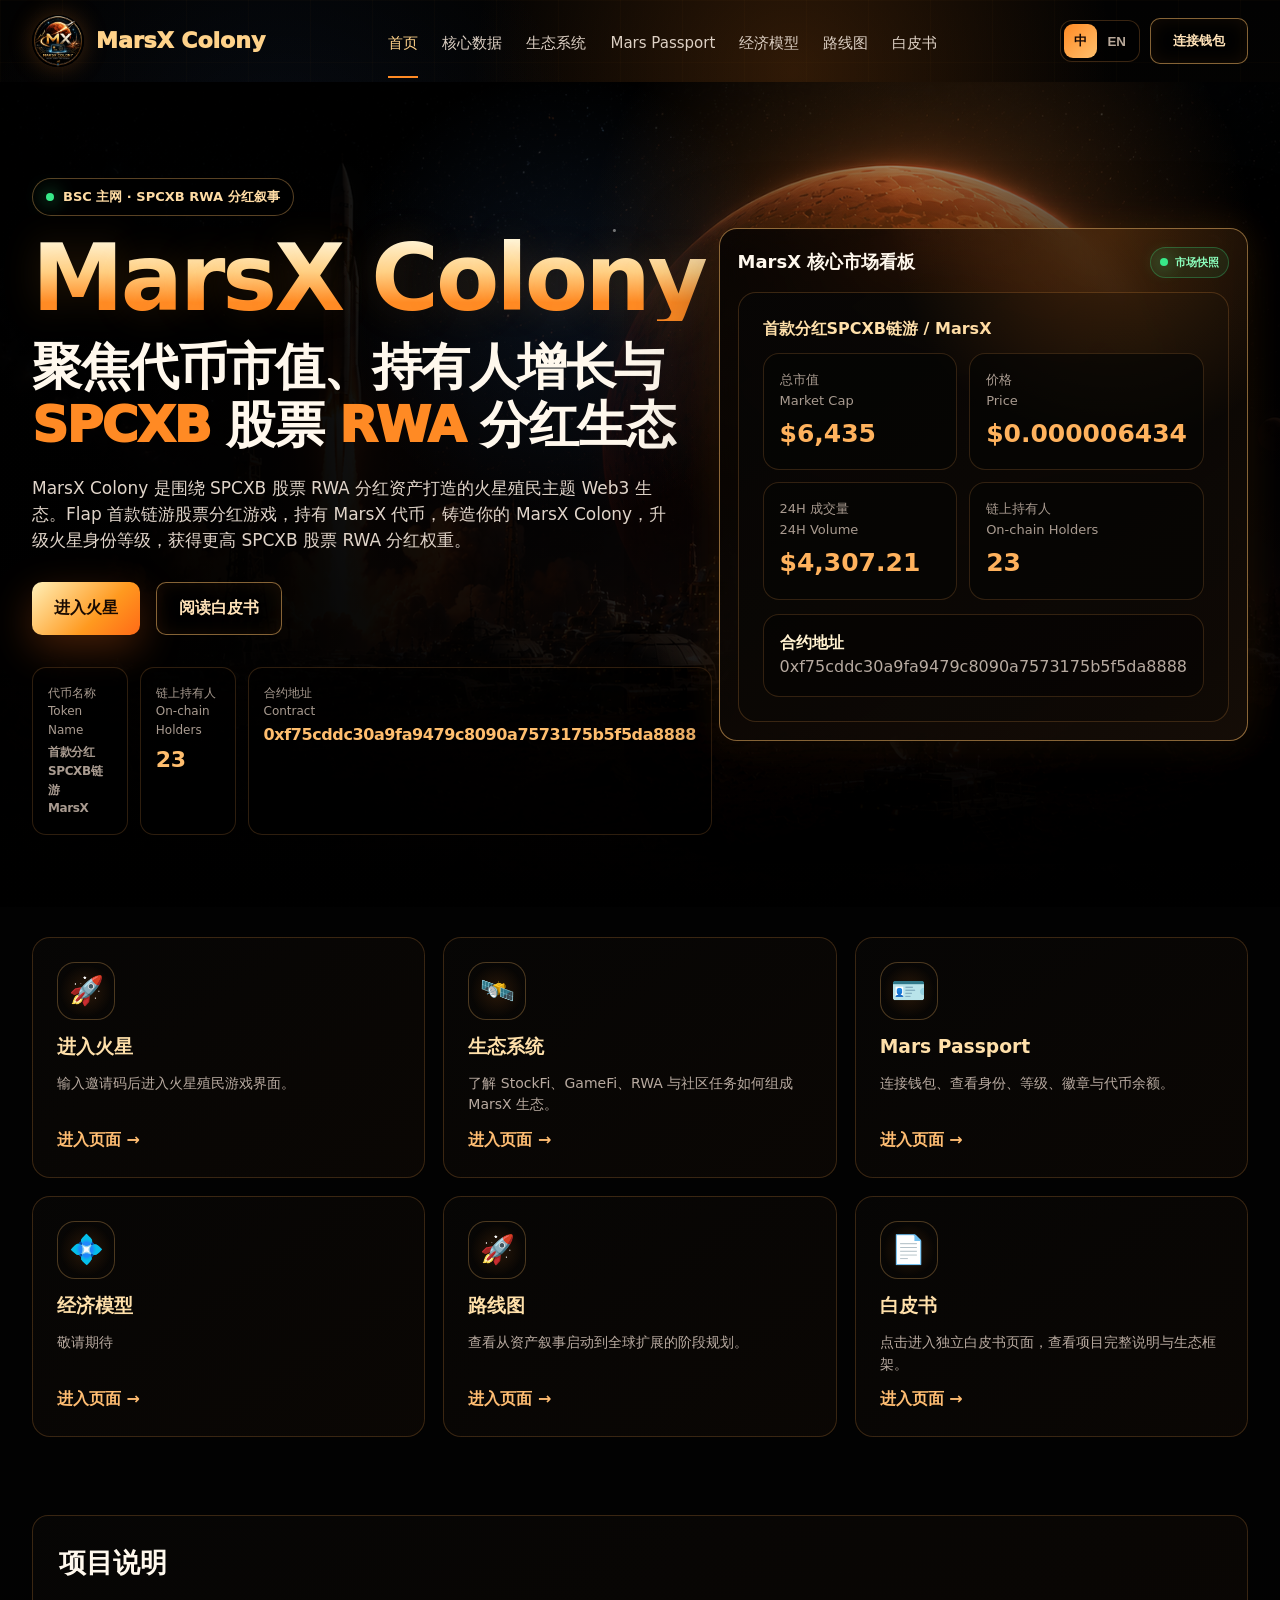
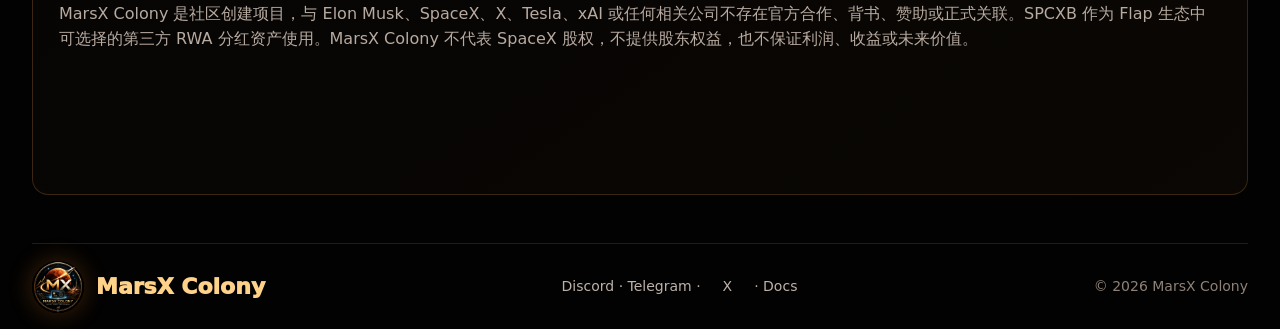
<file: index.html>
<!doctype html>
<html lang="zh-CN">
<head>
  <meta charset="utf-8" />
  <meta name="viewport" content="width=device-width, initial-scale=1" />
  <title>MarsX Colony — SPCXB RWA Dividend</title>
  <meta name="description" content="MarsX Colony：围绕 SPCXB 股票 RWA 分红叙事构建的火星殖民链游生态。" />
  <link rel="icon" href="assets/marsx-logo.png" />
  <link rel="stylesheet" href="assets/site.css" />
</head>
<body class="">
  <header class="wrap top">
    <a class="brand" href="index.html"><span class="logo"><img src="assets/marsx-logo.png" alt="MarsX Colony logo" /></span><span>MarsX Colony</span></a>
    <nav class="nav"><a class="active" href="index.html"><span class="zh">首页</span><span class="en">Home</span></a><a class="" href="market.html"><span class="zh">核心数据</span><span class="en">Market</span></a><a class="" href="ecosystem.html"><span class="zh">生态系统</span><span class="en">Ecosystem</span></a><a class="" href="passport.html">Mars Passport</a><a class="" href="tokenomics.html"><span class="zh">经济模型</span><span class="en">Model</span></a><a class="" href="roadmap.html"><span class="zh">路线图</span><span class="en">Roadmap</span></a><a class="" href="whitepaper.html"><span class="zh">白皮书</span><span class="en">Whitepaper</span></a></nav>
    <div class="actions"><div class="lang"><button id="zhBtn" class="active" onclick="setLang('zh')">中</button><button id="enBtn" onclick="setLang('en')">EN</button></div><button class="btn" type="button" onclick="connectWallet()"><span class="zh">连接钱包</span><span class="en">Connect</span></button></div>
  </header>

  <main>
    <section class="hero">
      <div class="heroScene"></div><div class="stars"></div>
      <div class="wrap heroGrid">
        <div class="heroCopy">
          <div class="eyebrow"><span class="pulse"></span><span class="zh">BSC 主网 · SPCXB RWA 分红叙事</span><span class="en">BSC Mainnet · SPCXB RWA Reward Narrative</span></div>
          <h1>MarsX Colony</h1>
          <div class="headline zh">聚焦代币市值、持有人增长与<br/><em>SPCXB</em> 股票 <em>RWA</em> 分红生态</div>
          <div class="headline en">Token market data, holder growth and the <em>SPCXB</em> stock <em>RWA</em> reward ecosystem.</div>
          <p class="desc zh">MarsX Colony 是围绕 SPCXB 股票 RWA 分红资产打造的火星殖民主题 Web3 生态。Flap 首款链游股票分红游戏，持有 MarsX 代币，铸造你的 MarsX Colony，升级火星身份等级，获得更高 SPCXB 股票 RWA 分红权重。</p>
          <p class="desc en">MarsX Colony is a Mars-colony themed Web3 ecosystem built around the SPCXB stock RWA reward asset. Flap's first chain game with stock dividend rewards: hold MarsX tokens, mint your MarsX Colony, upgrade your Mars identity level and unlock higher SPCXB stock RWA dividend weight.</p>
          <div class="cta"><a class="btn primary" href="market.html"><span class="zh">进入火星</span><span class="en">Enter Mars</span></a><a class="btn" href="whitepaper.html"><span class="zh">阅读白皮书</span><span class="en">Read Whitepaper</span></a></div>
          <div class="heroMiniStats">
            <div class="heroMini"><span><span class="zh">代币名称</span><span class="en">Token Name</span></span><b><span class="zh">首款分红SPCXB链游</span><span class="en">MarsX</span></b></div>
            <div class="heroMini"><span><span class="zh">链上持有人</span><span class="en">On-chain Holders</span></span><b>23</b></div>
            <div class="heroMini"><span><span class="zh">合约地址</span><span class="en">Contract</span></span><b style="font-size:16px;line-height:1.2">0xf75cddc30a9fa9479c8090a7573175b5f5da8888</b></div>
          </div>
        </div>
        <aside class="marketPanel compact" id="market">
          <div class="panelTop"><h2><span class="zh">MarsX 核心市场看板</span><span class="en">MarsX Market Dashboard</span></h2><div class="liveBadge"><span class="pulse"></span><span class="zh">市场快照</span><span class="en">Snapshot</span></div></div>
          <div class="contentCard compactCard">
            <h3><span class="zh">首款分红SPCXB链游 / MarsX</span><span class="en">MarsX / SPCXB Dividend Game</span></h3>
            <div class="dataGrid">
              <div class="dataCard"><span><span class="zh">总市值</span><span class="en">Market Cap</span></span><b>$6,435</b></div>
              <div class="dataCard"><span><span class="zh">价格</span><span class="en">Price</span></span><b>$0.000006434</b></div>
              <div class="dataCard"><span><span class="zh">24H 成交量</span><span class="en">24H Volume</span></span><b>$4,307.21</b></div>
              <div class="dataCard"><span><span class="zh">链上持有人</span><span class="en">On-chain Holders</span></span><b>23</b></div>
            </div>
            <div class="walletBox"><strong><span class="zh">合约地址</span><span class="en">Contract</span></strong><div class="word-break">0xf75cddc30a9fa9479c8090a7573175b5f5da8888</div></div>
          </div>
        </aside>
      </div>
    </section>
    <section class="wrap section">
      <div class="portalGrid">
        <a class="portalCard" href="market.html"><div class="ico">🚀</div><h3><span class="zh">进入火星</span><span class="en">Enter Mars</span></h3><p class="zh">输入邀请码后进入火星殖民游戏界面。</p><p class="en">Enter the invite code to unlock the Mars colonization game interface.</p><span class="more"><span class="zh">进入页面 →</span><span class="en">Open page →</span></span></a>
        <a class="portalCard" href="ecosystem.html"><div class="ico">🛰️</div><h3><span class="zh">生态系统</span><span class="en">Ecosystem</span></h3><p class="zh">了解 StockFi、GameFi、RWA 与社区任务如何组成 MarsX 生态。</p><p class="en">How StockFi, GameFi, RWA and missions form the MarsX ecosystem.</p><span class="more"><span class="zh">进入页面 →</span><span class="en">Open page →</span></span></a>
        <a class="portalCard" href="passport.html"><div class="ico">🪪</div><h3>Mars Passport</h3><p class="zh">连接钱包、查看身份、等级、徽章与代币余额。</p><p class="en">Connect wallet, view identity, rank, badges and token balance.</p><span class="more"><span class="zh">进入页面 →</span><span class="en">Open page →</span></span></a>
        <a class="portalCard" href="tokenomics.html"><div class="ico">💠</div><h3><span class="zh">经济模型</span><span class="en">Tokenomics</span></h3><p class="zh">敬请期待</p><p class="en">Coming Soon</p><span class="more"><span class="zh">进入页面 →</span><span class="en">Open page →</span></span></a>
        <a class="portalCard" href="roadmap.html"><div class="ico">🚀</div><h3><span class="zh">路线图</span><span class="en">Roadmap</span></h3><p class="zh">查看从资产叙事启动到全球扩展的阶段规划。</p><p class="en">From narrative launch to global ecosystem expansion.</p><span class="more"><span class="zh">进入页面 →</span><span class="en">Open page →</span></span></a>
        <a class="portalCard" href="whitepaper.html"><div class="ico">📄</div><h3><span class="zh">白皮书</span><span class="en">Whitepaper</span></h3><p class="zh">点击进入独立白皮书页面，查看项目完整说明与生态框架。</p><p class="en">Open the dedicated whitepaper page for the full project documentation.</p><span class="more"><span class="zh">进入页面 →</span><span class="en">Open page →</span></span></a>
      </div>
    </section>
    <section class="wrap section"><div class="panel" id="disclaimer"><h2><span class="zh">项目说明</span><span class="en">Project Notice</span></h2><p class="zh">MarsX Colony 是社区创建项目，与 Elon Musk、SpaceX、X、Tesla、xAI 或任何相关公司不存在官方合作、背书、赞助或正式关联。SPCXB 作为 Flap 生态中可选择的第三方 RWA 分红资产使用。MarsX Colony 不代表 SpaceX 股权，不提供股东权益，也不保证利润、收益或未来价值。</p><p class="en">MarsX Colony is a community-created project and is not affiliated with Elon Musk, SpaceX, X, Tesla, xAI or any related company. SPCXB is used as a third-party RWA reward asset available through the Flap ecosystem. MarsX Colony does not represent SpaceX equity, shareholder rights, guaranteed profit, yield or future value.</p></div></section>
  </main>
  <footer class="wrap footer"><a class="brand" href="index.html"><span class="logo"><img src="assets/marsx-logo.png" alt="MarsX Colony logo" /></span><span>MarsX Colony</span></a><div class="social">Discord · Telegram · <a href="https://x.com/MarsXColony" target="_blank" rel="noopener noreferrer">X</a> · Docs</div><div>© 2026 MarsX Colony</div></footer>
  <script src="assets/site.js"></script>
</body>
</html>
</file>
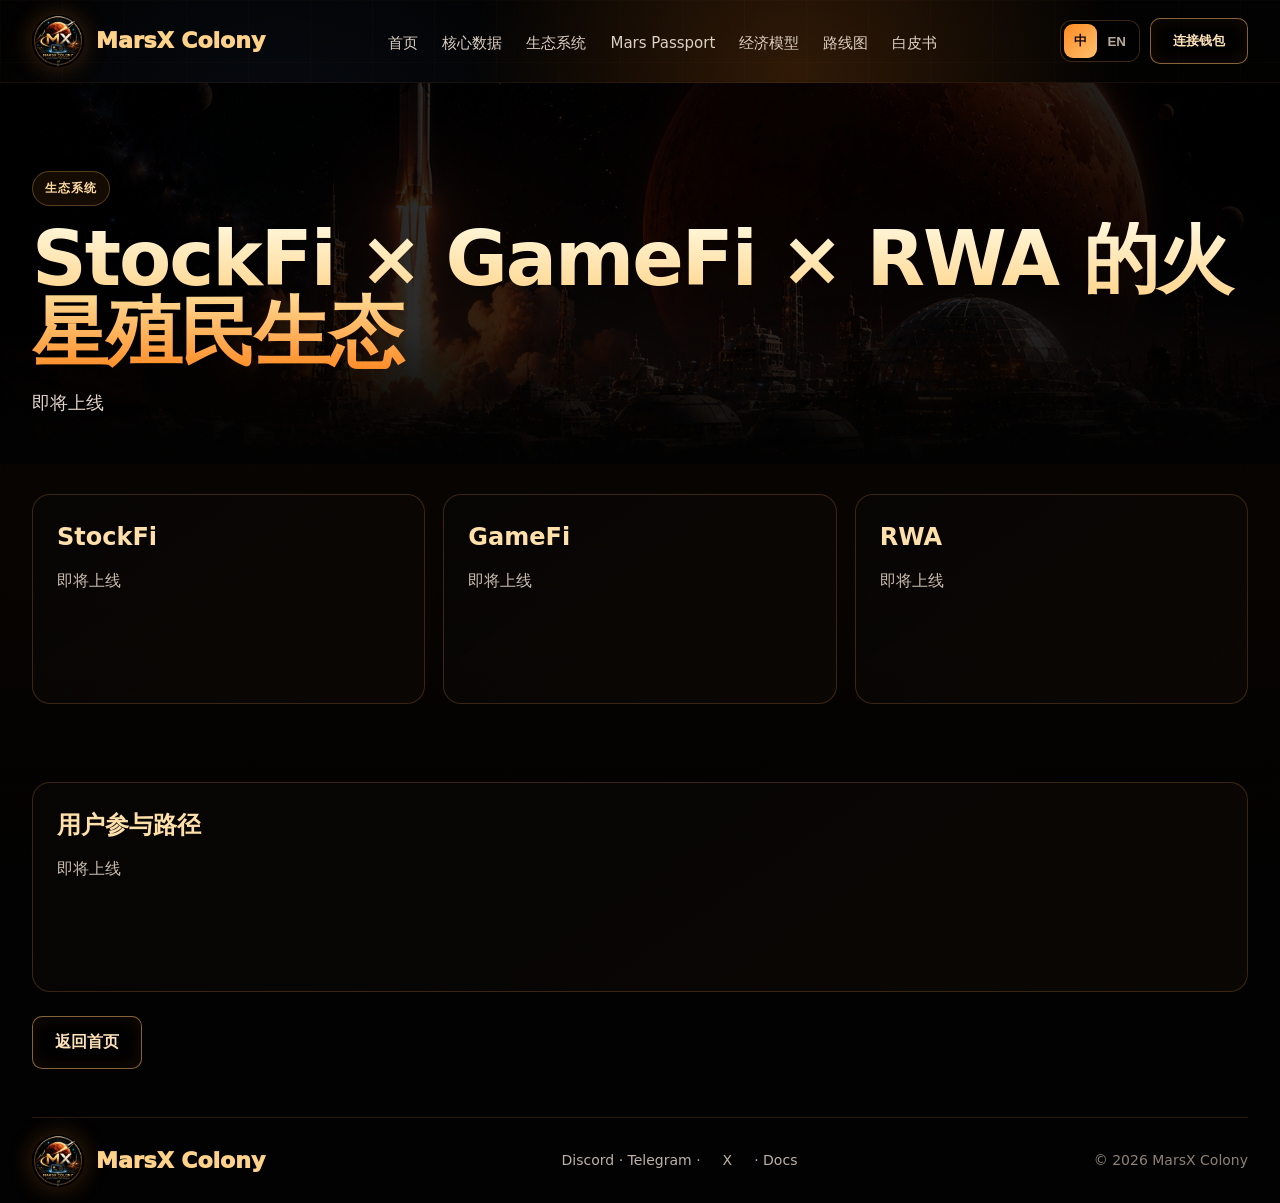
<file: ecosystem.html>
<!doctype html>
<html lang="zh-CN">
<head>
  <meta charset="utf-8" />
  <meta name="viewport" content="width=device-width, initial-scale=1" />
  <title>MarsX Ecosystem — MarsX Colony</title>
  <meta name="description" content="MarsX Colony 生态系统：StockFi、GameFi、RWA 和社区任务。" />
  <link rel="icon" href="assets/marsx-logo.png" />
  <link rel="stylesheet" href="assets/site.css" />
</head>
<body class="subpage">
  <header class="wrap top">
    <a class="brand" href="index.html"><span class="logo"><img src="assets/marsx-logo.png" alt="MarsX Colony logo" /></span><span>MarsX Colony</span></a>
    <nav class="nav"><a class="" href="index.html"><span class="zh">首页</span><span class="en">Home</span></a><a class="" href="market.html"><span class="zh">核心数据</span><span class="en">Market</span></a><a class="active" href="ecosystem.html"><span class="zh">生态系统</span><span class="en">Ecosystem</span></a><a class="" href="passport.html">Mars Passport</a><a class="" href="tokenomics.html"><span class="zh">经济模型</span><span class="en">Model</span></a><a class="" href="roadmap.html"><span class="zh">路线图</span><span class="en">Roadmap</span></a><a class="" href="whitepaper.html"><span class="zh">白皮书</span><span class="en">Whitepaper</span></a></nav>
    <div class="actions"><div class="lang"><button id="zhBtn" class="active" onclick="setLang('zh')">中</button><button id="enBtn" onclick="setLang('en')">EN</button></div><button class="btn" type="button" onclick="connectWallet()"><span class="zh">连接钱包</span><span class="en">Connect</span></button></div>
  </header>
<main><section class="pageHero"><div class="wrap"><div class="pageKicker"><span class="zh">生态系统</span><span class="en">Ecosystem</span></div><h1><span class="zh">StockFi × GameFi × RWA 的火星殖民生态</span><span class="en">A Mars Colony Ecosystem for StockFi × GameFi × RWA</span></h1><p class="pageLead zh">即将上线</p><p class="pageLead en">Coming Soon</p></div></section><section class="wrap section"><div class="pageGrid"><div class="contentCard"><h2>StockFi</h2><p class="zh">即将上线</p><p class="en">Coming Soon</p></div><div class="contentCard"><h2>GameFi</h2><p class="zh">即将上线</p><p class="en">Coming Soon</p></div><div class="contentCard"><h2>RWA</h2><p class="zh">即将上线</p><p class="en">Coming Soon</p></div></div></section><section class="wrap section"><div class="contentCard"><h2><span class="zh">用户参与路径</span><span class="en">User Journey</span></h2><p class="zh">即将上线</p><p class="en">Coming Soon</p></div><div class="backLine"><a class="btn" href="index.html"><span class="zh">返回首页</span><span class="en">Back Home</span></a></div></section></main>
  <footer class="wrap footer"><a class="brand" href="index.html"><span class="logo"><img src="assets/marsx-logo.png" alt="MarsX Colony logo" /></span><span>MarsX Colony</span></a><div class="social">Discord · Telegram · <a href="https://x.com/MarsXColony" target="_blank" rel="noopener noreferrer">X</a> · Docs</div><div>© 2026 MarsX Colony</div></footer>
  <script src="assets/site.js"></script>
</body>
</html>
</file>
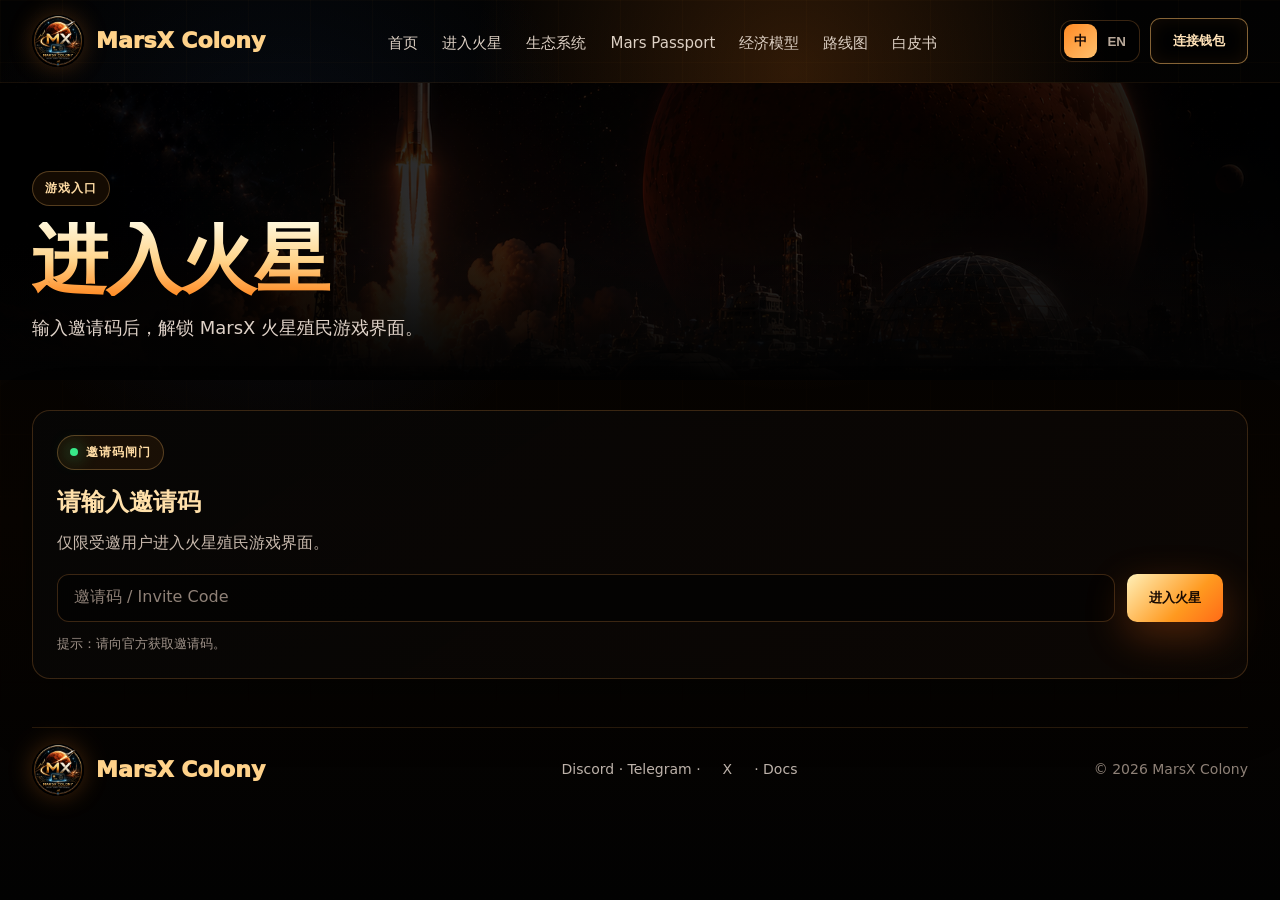
<file: market.html>
<!doctype html>
<html lang="zh-CN">
<head>
  <meta charset="utf-8" />
  <meta name="viewport" content="width=device-width, initial-scale=1" />
  <title>进入火星 — MarsX Colony</title>
  <meta name="description" content="MarsX Colony 火星游戏入口：输入邀请码后进入殖民界面。" />
  <link rel="icon" href="assets/marsx-logo.png" />
  <link rel="stylesheet" href="assets/site.css" />
</head>
<body class="subpage marsGamePage">
  <header class="wrap top">
    <a class="brand" href="index.html"><span class="logo"><img src="assets/marsx-logo.png" alt="MarsX Colony logo" /></span><span>MarsX Colony</span></a>
    <nav class="nav"><a class="" href="index.html"><span class="zh">首页</span><span class="en">Home</span></a><a class="active" href="market.html"><span class="zh">进入火星</span><span class="en">Enter Mars</span></a><a class="" href="ecosystem.html"><span class="zh">生态系统</span><span class="en">Ecosystem</span></a><a class="" href="passport.html">Mars Passport</a><a class="" href="tokenomics.html"><span class="zh">经济模型</span><span class="en">Model</span></a><a class="" href="roadmap.html"><span class="zh">路线图</span><span class="en">Roadmap</span></a><a class="" href="whitepaper.html"><span class="zh">白皮书</span><span class="en">Whitepaper</span></a></nav>
    <div class="actions"><div class="lang"><button id="zhBtn" class="active" onclick="setLang('zh')">中</button><button id="enBtn" onclick="setLang('en')">EN</button></div><button class="btn" type="button" onclick="connectWallet()"><span class="zh">连接钱包</span><span class="en">Connect</span></button></div>
  </header>

  <main>
    <section class="pageHero marsHero">
      <div class="wrap">
        <div class="pageKicker"><span class="zh">游戏入口</span><span class="en">Game Entry</span></div>
        <h1><span class="zh">进入火星</span><span class="en">Enter Mars</span></h1>
        <p class="pageLead zh">输入邀请码后，解锁 MarsX 火星殖民游戏界面。</p>
        <p class="pageLead en">Enter the invite code to unlock the MarsX colonization game interface.</p>
      </div>
    </section>

    <section class="wrap section">
      <div class="gameShell">
        <div class="gateCard" id="inviteGate">
          <div class="gateBadge"><span class="pulse"></span><span class="zh">邀请码闸门</span><span class="en">Invite Gate</span></div>
          <h2><span class="zh">请输入邀请码</span><span class="en">Enter Invite Code</span></h2>
          <p class="zh">仅限受邀用户进入火星殖民游戏界面。</p>
          <p class="en">Access is limited to invited users only.</p>
          <form id="inviteForm" class="inviteForm">
            <input id="inviteCode" type="text" autocomplete="off" spellcheck="false" placeholder="邀请码 / Invite Code" />
            <button class="btn primary" type="submit"><span class="zh">进入火星</span><span class="en">Enter Mars</span></button>
          </form>
          <div class="gateHint" id="inviteHint"><span class="zh">提示：请向官方获取邀请码。</span><span class="en">Hint: obtain the invite code from the official team.</span></div>
        </div>

        <div class="gameBoard hidden" id="marsGame">
          <div class="gameTop">
            <div>
              <div class="gameKicker"><span class="zh">火星殖民界面</span><span class="en">Mars Colonization Interface</span></div>
              <h2><span class="zh">Mars Colony · 游戏面板</span><span class="en">Mars Colony · Game Panel</span></h2>
            </div>
            <div class="gameStatus"><span class="pulse"></span><span class="zh">已解锁</span><span class="en">Unlocked</span></div>
          </div>

          <div class="gameGrid">
            <div class="gameCard big">
              <h3><span class="zh">殖民进度</span><span class="en">Colony Progress</span></h3>
              <div class="progressRing">
                <div class="progressCore">
                  <strong>07%</strong>
                  <span class="zh">火星开发</span><span class="en">Mars Build</span>
                </div>
              </div>
              <p class="zh">铸造 Mars Colony，升级身份等级，提升 SPCXB 分红权重。</p>
              <p class="en">Mint your Mars Colony, upgrade rank, and increase SPCXB dividend weight.</p>
            </div>

            <div class="gameCard">
              <h3><span class="zh">身份等级</span><span class="en">Identity Rank</span></h3>
              <div class="metricValue">LV.01</div>
              <p class="zh">新入殖民者</p>
              <p class="en">New colonist</p>
            </div>

            <div class="gameCard">
              <h3><span class="zh">分红权重</span><span class="en">Dividend Weight</span></h3>
              <div class="metricValue">1.00x</div>
              <p class="zh">等待提升</p>
              <p class="en">Ready to upgrade</p>
            </div>

            <div class="gameCard">
              <h3><span class="zh">今日任务</span><span class="en">Daily Mission</span></h3>
              <ul class="missionList">
                <li><span class="dot"></span><span class="zh">连接钱包</span><span class="en">Connect wallet</span></li>
                <li><span class="dot"></span><span class="zh">铸造 Colony</span><span class="en">Mint Colony</span></li>
                <li><span class="dot"></span><span class="zh">升级火星身份</span><span class="en">Upgrade rank</span></li>
              </ul>
            </div>
          </div>
        </div>
      </div>
    </section>
  </main>

  <footer class="wrap footer"><a class="brand" href="index.html"><span class="logo"><img src="assets/marsx-logo.png" alt="MarsX Colony logo" /></span><span>MarsX Colony</span></a><div class="social">Discord · Telegram · <a href="https://x.com/MarsXColony" target="_blank" rel="noopener noreferrer">X</a> · Docs</div><div>© 2026 MarsX Colony</div></footer>

  <script src="assets/site.js"></script>
  <script>
    const INVITE_CODE = 'MARSX2026';
    const gate = document.getElementById('inviteGate');
    const game = document.getElementById('marsGame');
    const form = document.getElementById('inviteForm');
    const input = document.getElementById('inviteCode');
    const hint = document.getElementById('inviteHint');

    function openMarsGame() {
      gate.classList.add('hidden');
      game.classList.remove('hidden');
      sessionStorage.setItem('marsx-invite', '1');
    }

    if (sessionStorage.getItem('marsx-invite') === '1') {
      openMarsGame();
    }

    form.addEventListener('submit', (e) => {
      e.preventDefault();
      const value = (input.value || '').trim().toUpperCase();
      if (value === INVITE_CODE) {
        hint.innerHTML = '<span class="zh">验证通过，正在进入火星...</span><span class="en">Verified, entering Mars...</span>';
        setTimeout(openMarsGame, 250);
      } else {
        hint.innerHTML = '<span class="zh">邀请码错误，请重新输入。</span><span class="en">Invalid invite code, please try again.</span>';
        input.focus();
        input.select();
      }
    });
  </script>
</body>
</html>
</file>
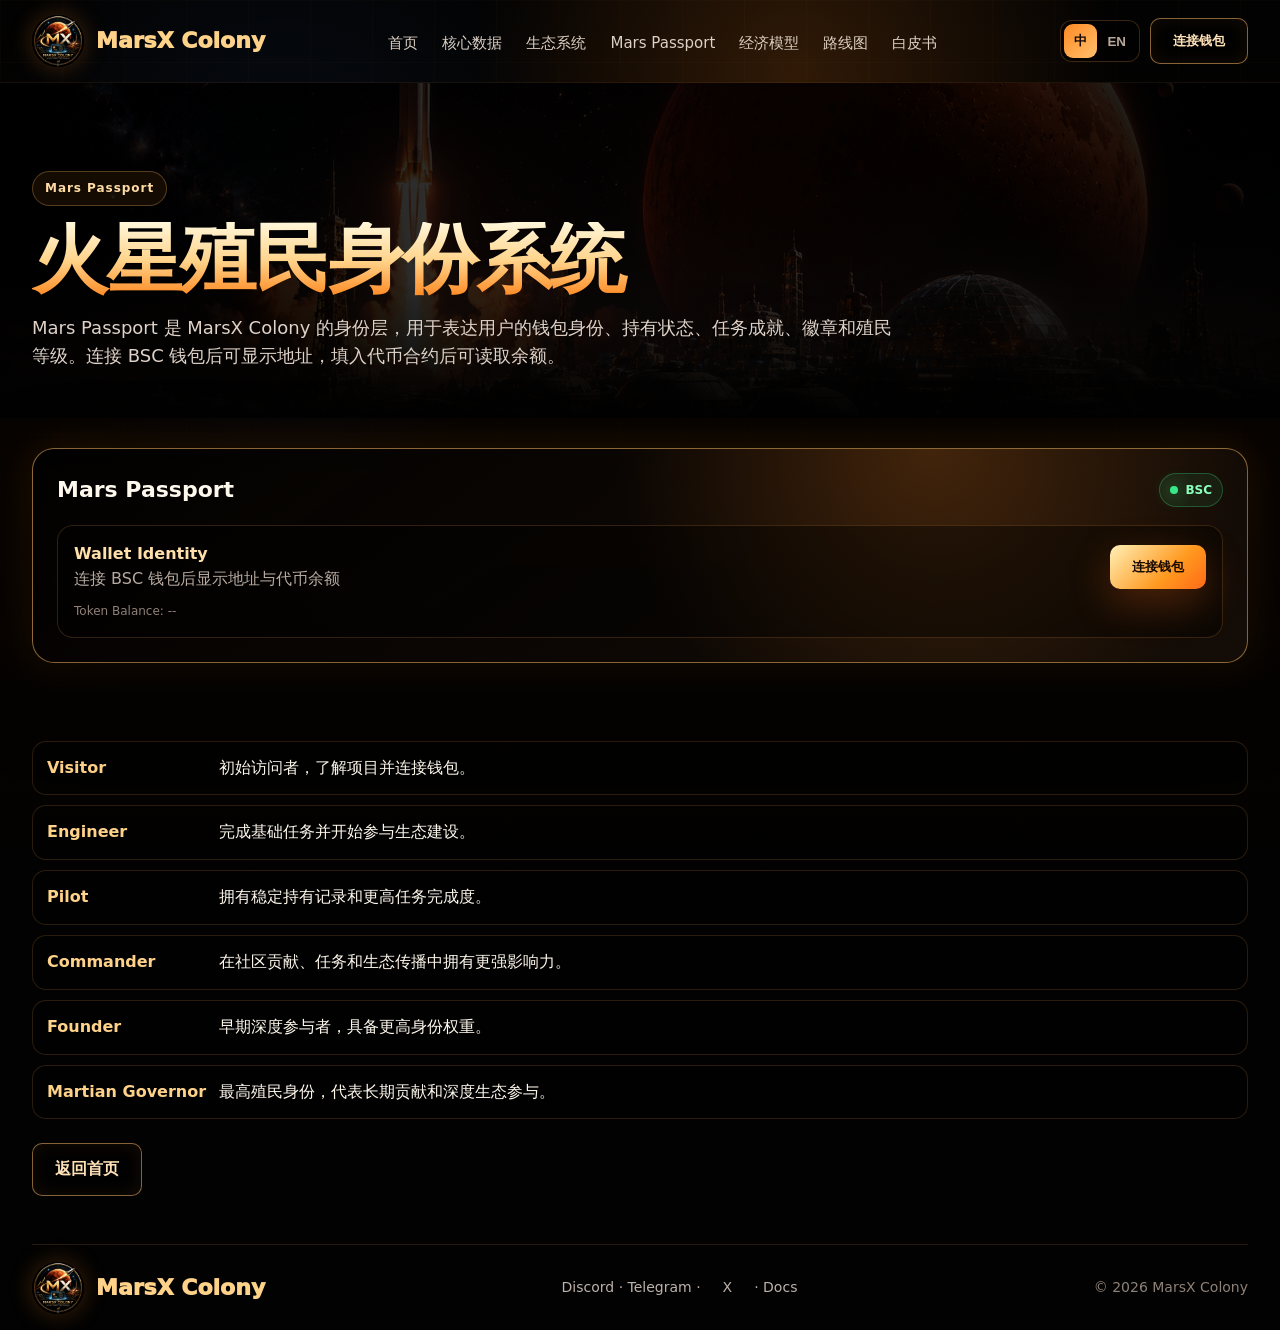
<file: passport.html>
<!doctype html>
<html lang="zh-CN">
<head>
  <meta charset="utf-8" />
  <meta name="viewport" content="width=device-width, initial-scale=1" />
  <title>Mars Passport — MarsX Colony</title>
  <meta name="description" content="Mars Passport：MarsX Colony 钱包身份、等级和余额页面。" />
  <link rel="icon" href="assets/marsx-logo.png" />
  <link rel="stylesheet" href="assets/site.css" />
</head>
<body class="subpage">
  <header class="wrap top">
    <a class="brand" href="index.html"><span class="logo"><img src="assets/marsx-logo.png" alt="MarsX Colony logo" /></span><span>MarsX Colony</span></a>
    <nav class="nav"><a class="" href="index.html"><span class="zh">首页</span><span class="en">Home</span></a><a class="" href="market.html"><span class="zh">核心数据</span><span class="en">Market</span></a><a class="" href="ecosystem.html"><span class="zh">生态系统</span><span class="en">Ecosystem</span></a><a class="active" href="passport.html">Mars Passport</a><a class="" href="tokenomics.html"><span class="zh">经济模型</span><span class="en">Model</span></a><a class="" href="roadmap.html"><span class="zh">路线图</span><span class="en">Roadmap</span></a><a class="" href="whitepaper.html"><span class="zh">白皮书</span><span class="en">Whitepaper</span></a></nav>
    <div class="actions"><div class="lang"><button id="zhBtn" class="active" onclick="setLang('zh')">中</button><button id="enBtn" onclick="setLang('en')">EN</button></div><button class="btn" type="button" onclick="connectWallet()"><span class="zh">连接钱包</span><span class="en">Connect</span></button></div>
  </header>
<main><section class="pageHero"><div class="wrap"><div class="pageKicker">Mars Passport</div><h1><span class="zh">火星殖民身份系统</span><span class="en">Mars Colony Identity System</span></h1><p class="pageLead zh">Mars Passport 是 MarsX Colony 的身份层，用于表达用户的钱包身份、持有状态、任务成就、徽章和殖民等级。连接 BSC 钱包后可显示地址，填入代币合约后可读取余额。</p><p class="pageLead en">Mars Passport is the identity layer for wallet status, holdings, missions, badges and colony rank. After connecting a BSC wallet, users can view their address; token balance can be read once the token contract is configured.</p></div></section><section class="wrap section"><div class="marketPanel"><div class="panelTop"><h2>Mars Passport</h2><div class="liveBadge"><span class="pulse"></span>BSC</div></div><div class="walletBox" id="passport"><div class="connectLine"><div><strong>Wallet Identity</strong><br/><span id="walletStatus"><span class="zh">连接 BSC 钱包后显示地址与代币余额</span><span class="en">Connect BSC wallet to show address and token balance</span></span></div><button class="btn primary" type="button" onclick="connectWallet()"><span class="zh">连接钱包</span><span class="en">Connect</span></button></div><div class="walletNote" id="tokenBalance">Token Balance: --</div></div></div></section><section class="wrap section"><div class="rankTable"><div class="rankRow"><b>Visitor</b><span class="zh">初始访问者，了解项目并连接钱包。</span><span class="en">Initial visitor who explores the project and connects a wallet.</span></div><div class="rankRow"><b>Engineer</b><span class="zh">完成基础任务并开始参与生态建设。</span><span class="en">Completes basic missions and begins ecosystem participation.</span></div><div class="rankRow"><b>Pilot</b><span class="zh">拥有稳定持有记录和更高任务完成度。</span><span class="en">Maintains stable holding history and higher mission completion.</span></div><div class="rankRow"><b>Commander</b><span class="zh">在社区贡献、任务和生态传播中拥有更强影响力。</span><span class="en">Shows stronger contribution across community, missions and promotion.</span></div><div class="rankRow"><b>Founder</b><span class="zh">早期深度参与者，具备更高身份权重。</span><span class="en">Early deep participant with higher identity weight.</span></div><div class="rankRow"><b>Martian Governor</b><span class="zh">最高殖民身份，代表长期贡献和深度生态参与。</span><span class="en">Highest colony identity for long-term contribution and deep participation.</span></div></div><div class="backLine"><a class="btn" href="index.html"><span class="zh">返回首页</span><span class="en">Back Home</span></a></div></section></main>
  <footer class="wrap footer"><a class="brand" href="index.html"><span class="logo"><img src="assets/marsx-logo.png" alt="MarsX Colony logo" /></span><span>MarsX Colony</span></a><div class="social">Discord · Telegram · <a href="https://x.com/MarsXColony" target="_blank" rel="noopener noreferrer">X</a> · Docs</div><div>© 2026 MarsX Colony</div></footer>
  <script src="assets/site.js"></script>
</body>
</html>
</file>
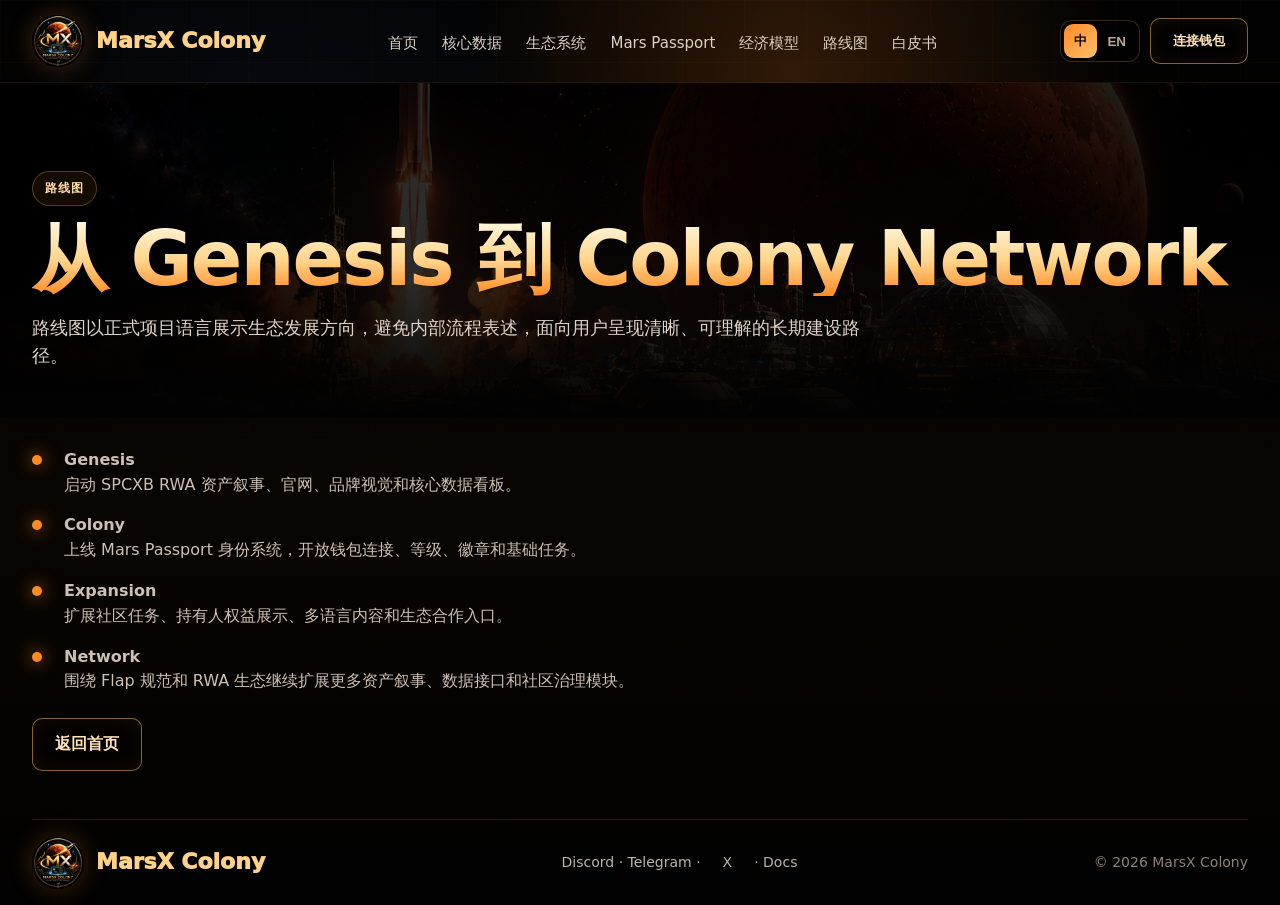
<file: roadmap.html>
<!doctype html>
<html lang="zh-CN">
<head>
  <meta charset="utf-8" />
  <meta name="viewport" content="width=device-width, initial-scale=1" />
  <title>MarsX Roadmap — MarsX Colony</title>
  <meta name="description" content="MarsX Colony 路线图：Genesis、Colony、Expansion、Network。" />
  <link rel="icon" href="assets/marsx-logo.png" />
  <link rel="stylesheet" href="assets/site.css" />
</head>
<body class="subpage">
  <header class="wrap top">
    <a class="brand" href="index.html"><span class="logo"><img src="assets/marsx-logo.png" alt="MarsX Colony logo" /></span><span>MarsX Colony</span></a>
    <nav class="nav"><a class="" href="index.html"><span class="zh">首页</span><span class="en">Home</span></a><a class="" href="market.html"><span class="zh">核心数据</span><span class="en">Market</span></a><a class="" href="ecosystem.html"><span class="zh">生态系统</span><span class="en">Ecosystem</span></a><a class="" href="passport.html">Mars Passport</a><a class="" href="tokenomics.html"><span class="zh">经济模型</span><span class="en">Model</span></a><a class="active" href="roadmap.html"><span class="zh">路线图</span><span class="en">Roadmap</span></a><a class="" href="whitepaper.html"><span class="zh">白皮书</span><span class="en">Whitepaper</span></a></nav>
    <div class="actions"><div class="lang"><button id="zhBtn" class="active" onclick="setLang('zh')">中</button><button id="enBtn" onclick="setLang('en')">EN</button></div><button class="btn" type="button" onclick="connectWallet()"><span class="zh">连接钱包</span><span class="en">Connect</span></button></div>
  </header>
<main><section class="pageHero"><div class="wrap"><div class="pageKicker"><span class="zh">路线图</span><span class="en">Roadmap</span></div><h1><span class="zh">从 Genesis 到 Colony Network</span><span class="en">From Genesis to Colony Network</span></h1><p class="pageLead zh">路线图以正式项目语言展示生态发展方向，避免内部流程表述，面向用户呈现清晰、可理解的长期建设路径。</p><p class="pageLead en">The roadmap presents the ecosystem direction in formal project language and gives users a clear long-term development path.</p></div></section><section class="wrap section"><div class="road"><div class="roadItem"><div><b>Genesis</b><br/><span class="zh">启动 SPCXB RWA 资产叙事、官网、品牌视觉和核心数据看板。</span><span class="en">Launch SPCXB RWA narrative, website, brand visuals and core dashboard.</span></div></div><div class="roadItem"><div><b>Colony</b><br/><span class="zh">上线 Mars Passport 身份系统，开放钱包连接、等级、徽章和基础任务。</span><span class="en">Launch Mars Passport identity with wallet connection, ranks, badges and base missions.</span></div></div><div class="roadItem"><div><b>Expansion</b><br/><span class="zh">扩展社区任务、持有人权益展示、多语言内容和生态合作入口。</span><span class="en">Expand missions, holder experience, multilingual content and partnership entry points.</span></div></div><div class="roadItem"><div><b>Network</b><br/><span class="zh">围绕 Flap 规范和 RWA 生态继续扩展更多资产叙事、数据接口和社区治理模块。</span><span class="en">Continue expansion around Flap specifications and the RWA ecosystem with more asset narratives, data interfaces and governance modules.</span></div></div></div><div class="backLine"><a class="btn" href="index.html"><span class="zh">返回首页</span><span class="en">Back Home</span></a></div></section></main>
  <footer class="wrap footer"><a class="brand" href="index.html"><span class="logo"><img src="assets/marsx-logo.png" alt="MarsX Colony logo" /></span><span>MarsX Colony</span></a><div class="social">Discord · Telegram · <a href="https://x.com/MarsXColony" target="_blank" rel="noopener noreferrer">X</a> · Docs</div><div>© 2026 MarsX Colony</div></footer>
  <script src="assets/site.js"></script>
</body>
</html>
</file>
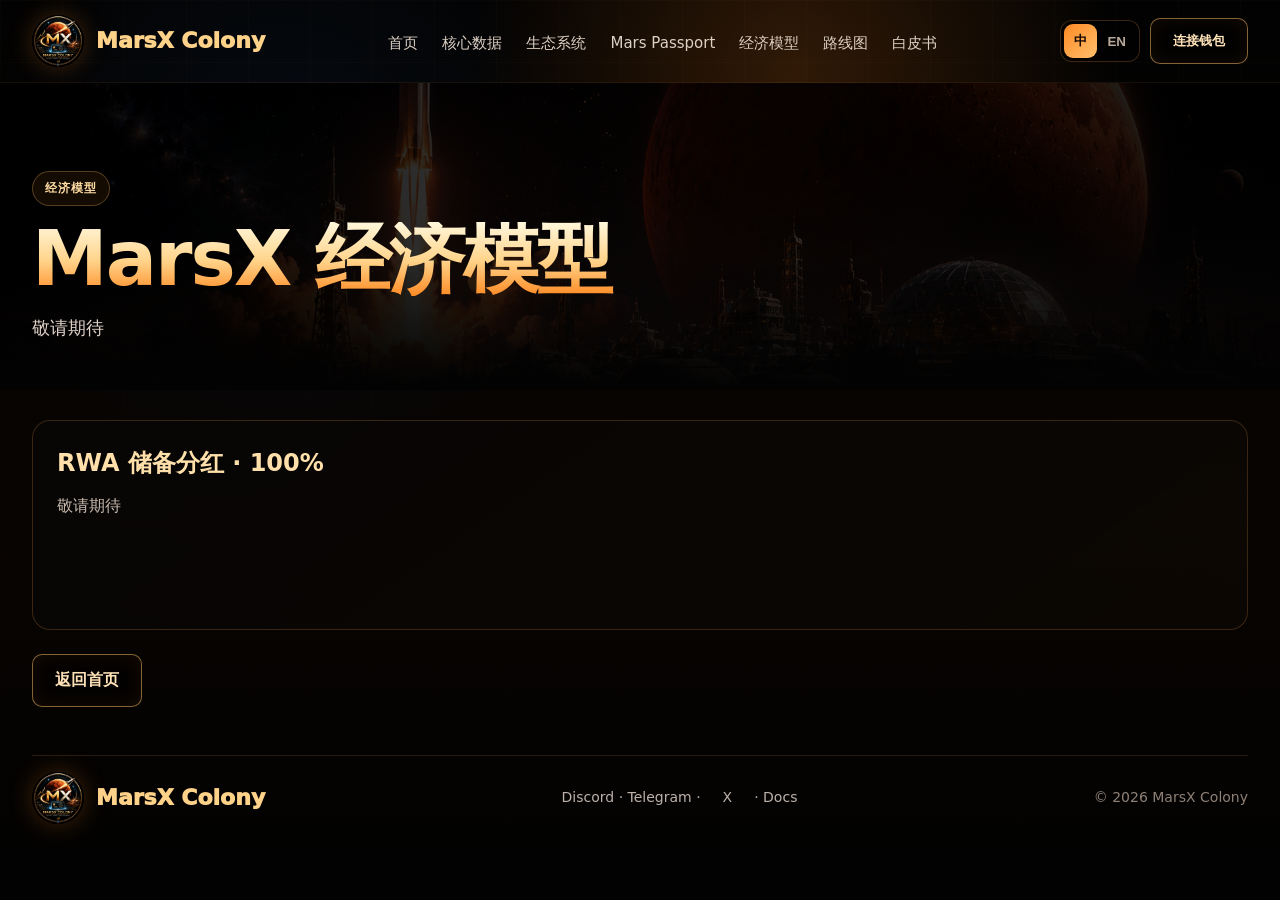
<file: tokenomics.html>
<!doctype html>
<html lang="zh-CN">
<head>
  <meta charset="utf-8" />
  <meta name="viewport" content="width=device-width, initial-scale=1" />
  <title>MarsX Tokenomics — MarsX Colony</title>
  <meta name="description" content="MarsX Colony 经济模型：RWA 储备分红 · 100%" />
  <link rel="icon" href="assets/marsx-logo.png" />
  <link rel="stylesheet" href="assets/site.css" />
</head>
<body class="subpage">
  <header class="wrap top">
    <a class="brand" href="index.html"><span class="logo"><img src="assets/marsx-logo.png" alt="MarsX Colony logo" /></span><span>MarsX Colony</span></a>
    <nav class="nav"><a class="" href="index.html"><span class="zh">首页</span><span class="en">Home</span></a><a class="" href="market.html"><span class="zh">核心数据</span><span class="en">Market</span></a><a class="" href="ecosystem.html"><span class="zh">生态系统</span><span class="en">Ecosystem</span></a><a class="" href="passport.html">Mars Passport</a><a class="active" href="tokenomics.html"><span class="zh">经济模型</span><span class="en">Model</span></a><a class="" href="roadmap.html"><span class="zh">路线图</span><span class="en">Roadmap</span></a><a class="" href="whitepaper.html"><span class="zh">白皮书</span><span class="en">Whitepaper</span></a></nav>
    <div class="actions"><div class="lang"><button id="zhBtn" class="active" onclick="setLang('zh')">中</button><button id="enBtn" onclick="setLang('en')">EN</button></div><button class="btn" type="button" onclick="connectWallet()"><span class="zh">连接钱包</span><span class="en">Connect</span></button></div>
  </header>
<main><section class="pageHero"><div class="wrap"><div class="pageKicker"><span class="zh">经济模型</span><span class="en">Tokenomics</span></div><h1><span class="zh">MarsX 经济模型</span><span class="en">MarsX Tokenomics</span></h1><p class="pageLead zh">敬请期待</p><p class="pageLead en">Coming Soon</p></div></section><section class="wrap section"><div class="contentCard"><h2>RWA <span class="zh">储备分红</span><span class="en">Reserve Dividend</span> · 100%</h2><p class="zh">敬请期待</p><p class="en">Coming Soon</p></div><div class="backLine"><a class="btn" href="index.html"><span class="zh">返回首页</span><span class="en">Back Home</span></a></div></section></main>
  <footer class="wrap footer"><a class="brand" href="index.html"><span class="logo"><img src="assets/marsx-logo.png" alt="MarsX Colony logo" /></span><span>MarsX Colony</span></a><div class="social">Discord · Telegram · <a href="https://x.com/MarsXColony" target="_blank" rel="noopener noreferrer">X</a> · Docs</div><div>© 2026 MarsX Colony</div></footer>
  <script src="assets/site.js"></script>
</body>
</html>
</file>
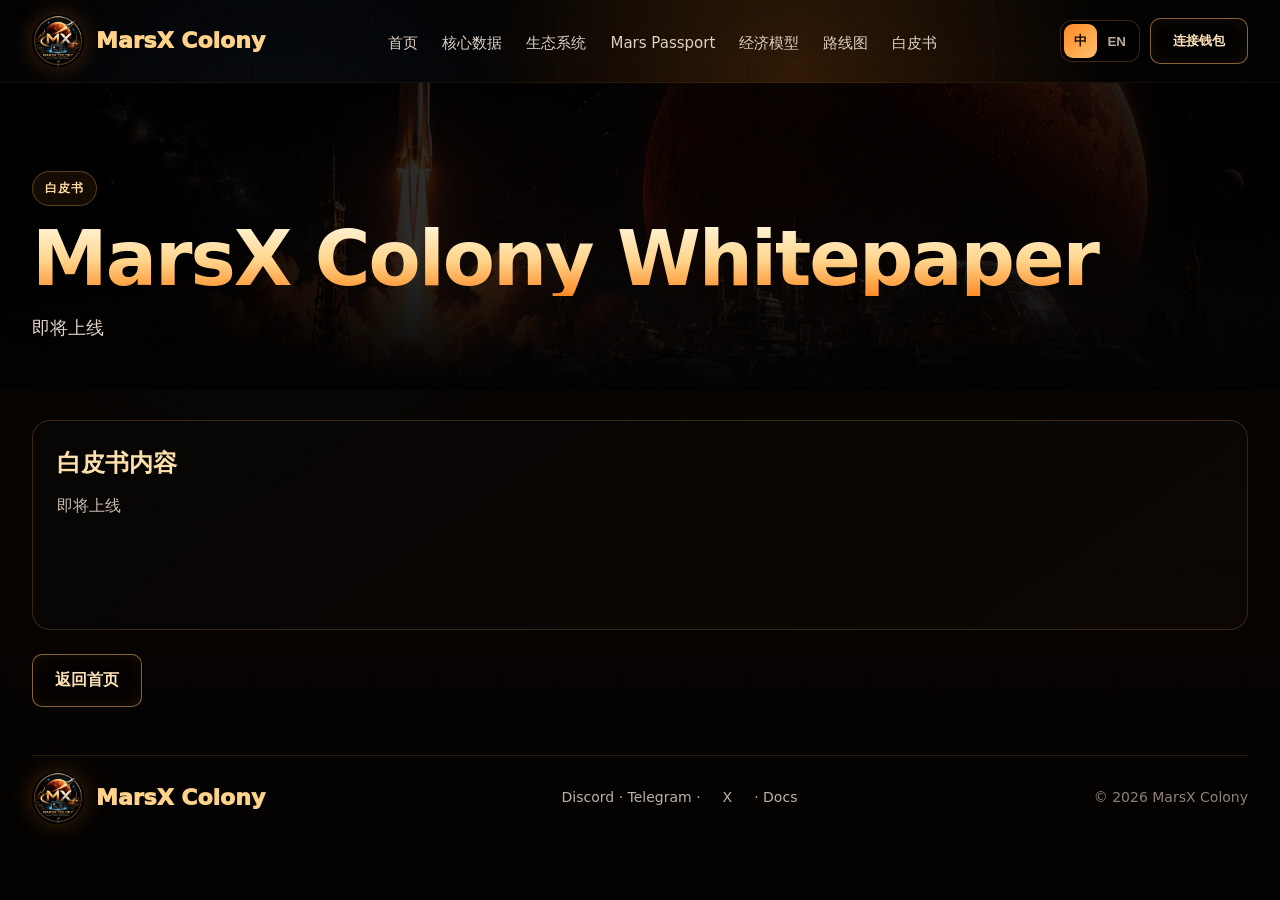
<file: whitepaper.html>
<!doctype html>
<html lang="zh-CN">
<head>
  <meta charset="utf-8" />
  <meta name="viewport" content="width=device-width, initial-scale=1" />
  <title>MarsX Whitepaper — MarsX Colony</title>
  <meta name="description" content="MarsX Colony 白皮书：项目愿景、生态逻辑、数据透明度、代币角色和风险说明。" />
  <link rel="icon" href="assets/marsx-logo.png" />
  <link rel="stylesheet" href="assets/site.css" />
</head>
<body class="subpage">
  <header class="wrap top">
    <a class="brand" href="index.html"><span class="logo"><img src="assets/marsx-logo.png" alt="MarsX Colony logo" /></span><span>MarsX Colony</span></a>
    <nav class="nav"><a class="" href="index.html"><span class="zh">首页</span><span class="en">Home</span></a><a class="" href="market.html"><span class="zh">核心数据</span><span class="en">Market</span></a><a class="" href="ecosystem.html"><span class="zh">生态系统</span><span class="en">Ecosystem</span></a><a class="" href="passport.html">Mars Passport</a><a class="" href="tokenomics.html"><span class="zh">经济模型</span><span class="en">Model</span></a><a class="" href="roadmap.html"><span class="zh">路线图</span><span class="en">Roadmap</span></a><a class="active" href="whitepaper.html"><span class="zh">白皮书</span><span class="en">Whitepaper</span></a></nav>
    <div class="actions"><div class="lang"><button id="zhBtn" class="active" onclick="setLang('zh')">中</button><button id="enBtn" onclick="setLang('en')">EN</button></div><button class="btn" type="button" onclick="connectWallet()"><span class="zh">连接钱包</span><span class="en">Connect</span></button></div>
  </header>
<main><section class="pageHero"><div class="wrap"><div class="pageKicker"><span class="zh">白皮书</span><span class="en">Whitepaper</span></div><h1>MarsX Colony Whitepaper</h1><p class="pageLead zh">即将上线</p><p class="pageLead en">Coming Soon</p></div></section><section class="wrap section"><div class="contentCard"><h2><span class="zh">白皮书内容</span><span class="en">Whitepaper Content</span></h2><p class="zh">即将上线</p><p class="en">Coming Soon</p></div><div class="backLine"><a class="btn" href="index.html"><span class="zh">返回首页</span><span class="en">Back Home</span></a></div></section></main>
  <footer class="wrap footer"><a class="brand" href="index.html"><span class="logo"><img src="assets/marsx-logo.png" alt="MarsX Colony logo" /></span><span>MarsX Colony</span></a><div class="social">Discord · Telegram · <a href="https://x.com/MarsXColony" target="_blank" rel="noopener noreferrer">X</a> · Docs</div><div>© 2026 MarsX Colony</div></footer>
  <script src="assets/site.js"></script>
</body>
</html>
</file>
<file: assets/site.css>
﻿:root{
      --bg:#030303;--panel:rgba(10,9,7,.76);--panel2:rgba(20,14,9,.88);
      --line:rgba(255,166,77,.22);--line2:rgba(255,190,104,.52);
      --text:#fff8ed;--muted:#b7aaa0;--gold:#ffd28a;--orange:#ff8a24;--orange2:#ff5d18;
      --green:#38e889;--red:#ff5f5f;--shadow:0 28px 80px rgba(0,0,0,.58)
    }
    *{box-sizing:border-box}
    html{scroll-behavior:smooth}
    body{margin:0;background:#020202;color:var(--text);font-family:Inter,ui-sans-serif,system-ui,-apple-system,BlinkMacSystemFont,"Segoe UI","PingFang SC","Microsoft YaHei",Arial,sans-serif;line-height:1.55;overflow-x:hidden}
    a{text-decoration:none;color:inherit}.wrap{width:min(1320px,calc(100% - 64px));margin:auto}
    body:before{content:"";position:fixed;inset:0;background:radial-gradient(circle at 62% 8%,rgba(255,132,28,.18),transparent 28%),radial-gradient(circle at 22% 20%,rgba(61,138,255,.07),transparent 25%),linear-gradient(180deg,#020202,#080401 58%,#020202);z-index:-4}
    body:after{content:"";position:fixed;inset:0;background-image:linear-gradient(rgba(255,170,80,.025) 1px,transparent 1px),linear-gradient(90deg,rgba(255,170,80,.022) 1px,transparent 1px);background-size:62px 62px;mask-image:linear-gradient(to bottom,black,transparent 85%);z-index:-3;pointer-events:none}

    .top{height:82px;display:flex;align-items:center;justify-content:space-between;gap:20px;position:relative;z-index:5}
    .brand{display:flex;align-items:center;gap:12px;font-weight:950;color:var(--gold);font-size:22px;white-space:nowrap}.logo{width:52px;height:52px;border-radius:50%;overflow:hidden;display:block;box-shadow:0 0 25px rgba(255,138,36,.25);flex:none}.logo img{width:100%;height:100%;object-fit:cover;display:block}
    .nav{display:flex;gap:24px;color:#ddd0c4;font-size:15px}.nav a{padding:28px 0 21px;border-bottom:2px solid transparent}.nav a:hover,.nav a.active{color:var(--gold);border-color:var(--orange)}
    .actions{display:flex;gap:10px;align-items:center}.lang{display:flex;border:1px solid var(--line);border-radius:12px;padding:3px;background:rgba(0,0,0,.35)}.lang button{border:0;background:transparent;color:#b9a99a;padding:8px 10px;border-radius:9px;font-weight:850;cursor:pointer}.lang button.active{background:linear-gradient(135deg,var(--orange),#ffc06d);color:#160904}
    .btn{display:inline-flex;align-items:center;justify-content:center;gap:8px;padding:13px 22px;border:1px solid var(--line2);border-radius:10px;color:#ffe2b8;background:rgba(0,0,0,.34);font-weight:900;box-shadow:inset 0 0 18px rgba(255,138,36,.08);transition:.2s;cursor:pointer}.btn:hover{transform:translateY(-1px);border-color:#ffd28a}.btn.primary{color:#180a02;border:0;background:linear-gradient(135deg,#fff0b8,#ff991f 62%,#ff6a17);box-shadow:0 14px 42px rgba(255,113,24,.28)}

    .hero{position:relative;min-height:760px;padding:52px 0 72px;overflow:hidden}.heroScene{position:absolute;inset:0;z-index:-2;background:linear-gradient(90deg,rgba(0,0,0,.98) 0%,rgba(0,0,0,.90) 25%,rgba(0,0,0,.60) 48%,rgba(0,0,0,.28) 70%,rgba(0,0,0,.82) 100%),linear-gradient(180deg,rgba(0,0,0,.20),rgba(0,0,0,.95)),url('marsx-hero-bg.png') 72% center / cover no-repeat}.heroScene:before{content:"";position:absolute;inset:0;background:radial-gradient(circle at 72% 22%,rgba(255,146,45,.24),transparent 30%),radial-gradient(circle at 44% 26%,rgba(80,155,255,.10),transparent 24%);pointer-events:none}.heroScene:after{content:"";position:absolute;left:0;right:0;bottom:0;height:270px;background:linear-gradient(transparent,rgba(0,0,0,.96));pointer-events:none}.stars{position:absolute;inset:0;background:radial-gradient(circle at 42% 26%,#fff 0 1px,transparent 2px),radial-gradient(circle at 48% 18%,#fff 0 1px,transparent 2px),radial-gradient(circle at 30% 40%,#f8d8a0 0 1px,transparent 2px);opacity:.42;z-index:-1;pointer-events:none}
    .heroGrid{display:grid;grid-template-columns:minmax(0,.92fr) minmax(340px,.56fr);gap:30px;align-items:center;position:relative;z-index:2}.heroCopy{padding-top:44px;max-width:720px}.eyebrow{display:inline-flex;align-items:center;gap:9px;padding:8px 13px;border:1px solid rgba(255,190,104,.35);border-radius:999px;background:rgba(0,0,0,.38);color:#ffdca4;font-size:13px;font-weight:850;margin-bottom:20px}.pulse{width:8px;height:8px;border-radius:50%;background:var(--green);box-shadow:0 0 18px var(--green)}
    .hero h1{font-size:clamp(54px,7.2vw,96px);line-height:.92;margin:0 0 18px;letter-spacing:-3px;background:linear-gradient(180deg,#fff7db 4%,#ffd48b 42%,#ff8b25 78%);-webkit-background-clip:text;background-clip:text;color:transparent;text-shadow:0 0 38px rgba(255,151,42,.15)}.headline{font-size:clamp(28px,3.9vw,50px);line-height:1.16;margin:0 0 20px;font-weight:950;letter-spacing:-1.5px}.headline em{font-style:normal;color:var(--orange)}.desc{max-width:640px;color:#e1d5ca;font-size:17px;margin:0 0 28px}.cta{display:flex;gap:16px;flex-wrap:wrap}
    .heroMiniStats{display:grid;grid-template-columns:repeat(3,1fr);gap:12px;margin-top:32px;max-width:680px}.heroMini{border:1px solid rgba(255,166,77,.18);background:rgba(0,0,0,.42);border-radius:14px;padding:16px 15px}.heroMini span{display:block;color:#a99b90;font-size:12px}.heroMini b{display:block;color:#ffbe6e;font-size:22px;letter-spacing:-.4px;margin-top:4px}

    .marketPanel{border:1px solid rgba(255,190,104,.52);background:linear-gradient(145deg,rgba(0,0,0,.72),rgba(24,15,8,.86));border-radius:22px;padding:24px;box-shadow:var(--shadow),0 0 42px rgba(255,132,28,.14);backdrop-filter:blur(12px);position:relative;overflow:hidden}.marketPanel:before{content:"";position:absolute;inset:-2px;background:radial-gradient(circle at 74% 0%,rgba(255,138,36,.22),transparent 34%);pointer-events:none}.marketPanel.compact{padding:18px;border-radius:18px;max-width:560px;justify-self:end}.marketPanel.compact .panelTop{margin-bottom:14px}.marketPanel.compact .panelTop h2{font-size:18px}.marketPanel.compact .liveBadge{padding:6px 9px;font-size:11px}.panelTop{position:relative;display:flex;align-items:center;justify-content:space-between;gap:16px;margin-bottom:18px}.panelTop h2{margin:0;font-size:22px}.liveBadge{display:inline-flex;align-items:center;gap:7px;border:1px solid rgba(56,232,137,.28);color:#8cffbd;background:rgba(56,232,137,.08);border-radius:999px;padding:7px 10px;font-size:12px;font-weight:900}.bigMetric{position:relative;border:1px solid rgba(255,166,77,.22);background:linear-gradient(180deg,rgba(255,138,36,.11),rgba(0,0,0,.30));border-radius:18px;padding:22px;margin-bottom:14px}.bigMetric span,.dataCard span{display:block;color:#a99b90;font-size:13px}.bigMetric b{display:block;font-size:42px;line-height:1.05;color:#ffd28a;letter-spacing:-1px;margin-top:8px}.change{display:inline-flex;margin-top:10px;color:#76f0a7;font-size:13px;font-weight:900}.dataGrid{position:relative;display:grid;grid-template-columns:1fr 1fr;gap:12px}.dataCard{border:1px solid rgba(255,166,77,.18);background:rgba(6,5,4,.66);border-radius:16px;padding:16px}.dataCard b{display:block;font-size:25px;color:#ffb25d;margin-top:4px}.walletBox{position:relative;margin-top:14px;border:1px solid rgba(255,166,77,.18);background:rgba(0,0,0,.38);border-radius:16px;padding:16px;color:#b7aaa0}.walletBox strong{color:#ffe0aa}.connectLine{display:flex;align-items:center;justify-content:space-between;gap:12px}.walletNote{margin-top:10px;font-size:12px;color:#8f8177}.compactCard{padding:18px;min-height:auto}.compactCard h3{margin-bottom:10px;font-size:16px}.compactCard p{font-size:14px;line-height:1.6}
    .paperIntro{display:grid;gap:12px}.paperTag{display:inline-flex;align-items:center;gap:8px;align-self:flex-start;padding:7px 12px;border:1px solid rgba(255,190,104,.28);border-radius:999px;background:rgba(255,138,36,.08);color:#ffdca4;font-size:12px;font-weight:900;letter-spacing:.08em}.paperLead{color:#ebdfd5!important;margin:0;font-size:15px}.paperGrid{display:grid;grid-template-columns:repeat(2,minmax(0,1fr));gap:12px;margin-top:18px}.paperCard{border:1px solid rgba(255,166,77,.18);border-radius:16px;background:rgba(6,5,4,.62);padding:16px}.paperCard h3{margin:0 0 10px;color:#ffe0aa;font-size:16px}.paperCard p{margin:0;color:#c8b9ad;font-size:14px}.paperCard ul{margin:0;padding-left:18px;color:#c8b9ad;font-size:14px;display:grid;gap:8px}.paperCard li strong{color:#fff1cf}.paperFooter{margin-top:14px;border:1px solid rgba(255,166,77,.18);border-radius:16px;background:linear-gradient(135deg,rgba(255,138,36,.12),rgba(0,0,0,.34));padding:16px 18px}.paperFooter strong{display:block;color:#fff1cf;margin-bottom:8px}.paperFooter p{margin:0;color:#c8b9ad;font-size:14px}.paperFooter p+p{margin-top:8px}#whitepaper .btn{margin-top:16px}

    .featureRow{display:grid;grid-template-columns:repeat(4,1fr);gap:18px;margin-top:24px;position:relative;z-index:2}.feature{min-height:210px;border:1px solid rgba(255,166,77,.22);border-radius:16px;background:linear-gradient(180deg,rgba(4,4,4,.88),rgba(12,8,5,.78));padding:24px;text-align:center;box-shadow:0 22px 50px rgba(0,0,0,.45)}.ico{width:76px;height:76px;margin:0 auto 16px;border:1px solid rgba(255,190,104,.28);border-radius:18px;display:grid;place-items:center;color:#ffd08a;font-size:38px;background:radial-gradient(circle,rgba(255,138,36,.14),transparent 68%)}.feature h3{margin:0 0 10px;color:#ffe0aa}.feature p{margin:0;color:#b8aaa0;font-size:14px}.ticker{display:grid;grid-template-columns:repeat(5,1fr);gap:0;margin:28px 0;border:1px solid rgba(255,166,77,.22);border-radius:16px;background:rgba(5,4,3,.84);overflow:hidden}.tick{padding:18px 20px;border-right:1px solid rgba(255,166,77,.16);display:flex;gap:12px;align-items:center}.tick:last-child{border-right:0}.tickIcon{width:38px;height:38px;border:1px solid rgba(255,166,77,.28);border-radius:12px;display:grid;place-items:center;color:#ffbe6e;flex:none}.tick span{display:block;color:#a99b90;font-size:13px}.tick b{color:#ffb25d;font-size:22px}
    .section{padding:30px 0 48px}.bottomGrid{display:grid;grid-template-columns:1.1fr .6fr .58fr;gap:20px}.panel{border:1px solid rgba(255,166,77,.2);border-radius:16px;background:linear-gradient(145deg,rgba(7,6,5,.9),rgba(14,9,5,.72));padding:26px;min-height:280px}.panel h2{margin:0 0 18px;font-size:27px}.panel p{color:#b7aaa0}.aboutImg{min-height:180px;border-radius:12px;margin-top:18px;background:linear-gradient(180deg,rgba(0,0,0,.10),rgba(0,0,0,.72)),url('marsx-about.jpg') center / cover no-repeat;position:relative;overflow:hidden}.donut{width:150px;height:150px;border-radius:50%;background:conic-gradient(#f47e32 0 40%,#ffd08a 40% 65%,#9d6a45 65% 85%,#363636 85%);display:grid;place-items:center;margin:8px auto 20px}.donut:after{content:"MX";width:78px;height:78px;border-radius:50%;background:#050505;display:grid;place-items:center;color:#ffd08a;font-weight:950;font-size:24px}.legend{display:grid;gap:8px}.legend div{display:flex;justify-content:space-between;color:#c8b9ad}.road{display:grid;gap:16px}.roadItem{display:grid;grid-template-columns:22px 1fr;gap:10px;color:#cdbfb4}.roadItem:before{content:"";width:10px;height:10px;border-radius:50%;background:#ff8a24;margin-top:7px;box-shadow:0 0 18px #ff8a24}.footer{min-height:86px;display:flex;align-items:center;justify-content:space-between;gap:16px;color:#8e8177;border-top:1px solid rgba(255,166,77,.15);font-size:14px}.social{display:flex;gap:22px;color:#bdb2aa}.zh{} .en{display:none}body.lang-en .zh{display:none}body.lang-en .en{display:revert}body.lang-en{font-family:Inter,ui-sans-serif,system-ui,-apple-system,BlinkMacSystemFont,"Segoe UI",Arial,sans-serif}

    @media(max-width:1180px){.nav{gap:16px;font-size:14px}.heroGrid{grid-template-columns:1fr;align-items:start}.heroCopy{padding-top:18px}.marketPanel{max-width:760px}.hero{min-height:auto}.heroScene{background-position:68% center}.paperGrid{grid-template-columns:1fr}.bottomGrid{grid-template-columns:1fr 1fr}.bottomGrid .panel:first-child{grid-column:1/-1}}
    @media(max-width:820px){.wrap{width:min(100% - 34px,760px)}.nav{display:none}.top{height:68px}.brand{font-size:18px}.logo{width:44px;height:44px}.actions .btn{display:none}.hero{padding:26px 0 46px}.heroScene{background-position:70% center}.hero h1{letter-spacing:-2px}.headline{font-size:33px}.heroMiniStats,.featureRow,.ticker,.bottomGrid,.dataGrid{grid-template-columns:1fr}.tick{border-right:0;border-bottom:1px solid rgba(255,166,77,.16)}.tick:last-child{border-bottom:0}.bigMetric b{font-size:34px}.footer{flex-direction:column;align-items:flex-start;padding:22px 0}.connectLine{align-items:flex-start;flex-direction:column}}
  

/* Multi-page expansion */
.pageHero{position:relative;padding:88px 0 48px;overflow:hidden;border-top:1px solid rgba(255,166,77,.08)}
.pageHero:before{content:"";position:absolute;inset:0;background:linear-gradient(90deg,rgba(0,0,0,.96),rgba(0,0,0,.72),rgba(0,0,0,.90)),url('marsx-hero-bg.png') 72% center/cover no-repeat;z-index:-2;opacity:.9}.pageHero:after{content:"";position:absolute;inset:auto 0 0;height:140px;background:linear-gradient(transparent,#020202);z-index:-1}.pageKicker{display:inline-flex;padding:7px 12px;border:1px solid rgba(255,190,104,.28);border-radius:999px;background:rgba(255,138,36,.08);color:#ffdca4;font-size:12px;font-weight:900;letter-spacing:.08em;margin-bottom:16px}.pageHero h1{font-size:clamp(42px,6vw,76px);line-height:.98;margin:0 0 18px;letter-spacing:-2px;background:linear-gradient(180deg,#fff7db,#ffd48b 52%,#ff8b25);-webkit-background-clip:text;background-clip:text;color:transparent}.pageLead{max-width:860px;color:#dfd2c8;font-size:18px;margin:0}.pageGrid{display:grid;grid-template-columns:repeat(3,minmax(0,1fr));gap:18px}.pageGrid.two{grid-template-columns:repeat(2,minmax(0,1fr))}.contentCard{border:1px solid rgba(255,166,77,.2);border-radius:18px;background:linear-gradient(145deg,rgba(7,6,5,.9),rgba(14,9,5,.72));padding:24px;min-height:210px}.contentCard h2,.contentCard h3{margin:0 0 12px;color:#ffe0aa}.contentCard p{margin:0;color:#c8b9ad}.contentCard p+p{margin-top:10px}.contentCard ul{margin:0;padding-left:18px;color:#c8b9ad;display:grid;gap:8px}.contentCard strong{color:#fff1cf}.portalGrid{display:grid;grid-template-columns:repeat(3,minmax(0,1fr));gap:18px}.portalCard{border:1px solid rgba(255,166,77,.2);border-radius:18px;background:linear-gradient(145deg,rgba(7,6,5,.92),rgba(14,9,5,.74));padding:24px;display:flex;flex-direction:column;gap:12px;min-height:230px;transition:.2s}.portalCard:hover{transform:translateY(-2px);border-color:rgba(255,210,138,.58);box-shadow:0 22px 60px rgba(0,0,0,.35)}.portalCard .ico{margin:0;width:58px;height:58px;font-size:28px}.portalCard h3{margin:0;color:#ffe0aa}.portalCard p{margin:0;color:#b8aaa0;font-size:14px}.portalCard .more{margin-top:auto;color:#ffbd72;font-weight:900}.statMatrix{display:grid;grid-template-columns:repeat(4,minmax(0,1fr));gap:14px}.statBox{border:1px solid rgba(255,166,77,.18);border-radius:16px;background:rgba(0,0,0,.42);padding:18px}.statBox span{display:block;color:#a99b90;font-size:13px}.statBox b{display:block;color:#ffd28a;font-size:30px;margin-top:4px}.whitepaperLayout{display:grid;grid-template-columns:260px 1fr;gap:22px}.paperNav{position:sticky;top:20px;align-self:start;border:1px solid rgba(255,166,77,.18);border-radius:16px;background:rgba(6,5,4,.72);padding:16px;display:grid;gap:10px}.paperNav a{color:#cdbfb4;font-size:14px}.paperNav a:hover{color:#ffd28a}.paperArticle{display:grid;gap:18px}.paperSection{border:1px solid rgba(255,166,77,.2);border-radius:18px;background:linear-gradient(145deg,rgba(7,6,5,.92),rgba(14,9,5,.74));padding:26px}.paperSection h2{margin:0 0 14px;color:#ffe0aa}.paperSection p{color:#c8b9ad;margin:0}.paperSection p+p{margin-top:12px}.paperSection ul{margin:0;padding-left:18px;color:#c8b9ad;display:grid;gap:8px}.paperSection strong{color:#fff1cf}.rankTable{display:grid;gap:10px}.rankRow{display:grid;grid-template-columns:160px 1fr;gap:12px;border:1px solid rgba(255,166,77,.16);border-radius:14px;padding:14px;background:rgba(0,0,0,.28)}.rankRow b{color:#ffd28a}.backLine{margin:24px 0 0}.subpage .top .nav a.active{border-color:transparent;color:#ddd0c4}.subpage .top .nav a:hover{color:var(--gold);border-color:var(--orange)}
.hidden{display:none!important}
.marsGamePage .pageHero{padding-bottom:38px}
.gameShell{display:grid;gap:18px}
.gateCard,.gameBoard{border:1px solid rgba(255,166,77,.2);border-radius:18px;background:linear-gradient(145deg,rgba(7,6,5,.92),rgba(14,9,5,.74));padding:24px;box-shadow:0 22px 60px rgba(0,0,0,.34)}
.gateBadge,.gameKicker{display:inline-flex;align-items:center;gap:8px;padding:7px 12px;border:1px solid rgba(255,190,104,.28);border-radius:999px;background:rgba(255,138,36,.08);color:#ffdca4;font-size:12px;font-weight:900;letter-spacing:.08em}
.gateCard h2,.gameTop h2{margin:14px 0 10px;color:#ffe0aa}
.gateCard p{margin:0;color:#c8b9ad}.gateCard p+p{margin-top:8px}
.inviteForm{display:flex;gap:12px;flex-wrap:wrap;margin-top:18px}.inviteForm input{flex:1 1 260px;min-height:48px;padding:0 16px;border-radius:12px;border:1px solid rgba(255,166,77,.22);background:rgba(0,0,0,.45);color:var(--text);outline:none;font:inherit}.inviteForm input::placeholder{color:#8f8177}
.gateHint{margin-top:12px;color:#9e9188;font-size:13px}
.gameTop{display:flex;justify-content:space-between;align-items:flex-end;gap:16px;margin-bottom:18px}.gameStatus{display:inline-flex;align-items:center;gap:7px;border:1px solid rgba(56,232,137,.28);color:#8cffbd;background:rgba(56,232,137,.08);border-radius:999px;padding:7px 10px;font-size:12px;font-weight:900}
.gameGrid{display:grid;grid-template-columns:repeat(2,minmax(0,1fr));gap:14px}.gameCard{border:1px solid rgba(255,166,77,.18);border-radius:16px;background:rgba(0,0,0,.42);padding:18px;min-height:180px}.gameCard.big{grid-row:span 2;min-height:374px}.gameCard h3{margin:0 0 14px;color:#ffe0aa}.metricValue{font-size:40px;line-height:1;color:#ffd28a;font-weight:950;letter-spacing:-1px;margin-bottom:10px}.progressRing{width:180px;height:180px;border-radius:50%;margin:12px auto 16px;background:conic-gradient(#ffb25d 0 7%,rgba(255,255,255,.08) 7% 100%);display:grid;place-items:center}.progressCore{width:124px;height:124px;border-radius:50%;background:#060606;border:1px solid rgba(255,166,77,.18);display:grid;place-items:center;text-align:center}.progressCore strong{display:block;font-size:32px;color:#ffd28a}.progressCore span{display:block;color:#a99b90;font-size:12px;margin-top:4px}.missionList{list-style:none;padding:0;margin:0;display:grid;gap:12px}.missionList li{display:flex;align-items:center;gap:10px;color:#e1d5ca}.dot{width:10px;height:10px;border-radius:50%;background:#ff8a24;box-shadow:0 0 14px rgba(255,138,36,.45)}
@media(max-width:1050px){.pageGrid,.pageGrid.two,.portalGrid,.statMatrix,.whitepaperLayout,.gameGrid{grid-template-columns:1fr}.paperNav{position:relative;top:auto}.rankRow{grid-template-columns:1fr}.gameTop{align-items:flex-start;flex-direction:column}.gameCard.big{grid-row:auto;min-height:auto}.progressRing{width:160px;height:160px}}
</file>
